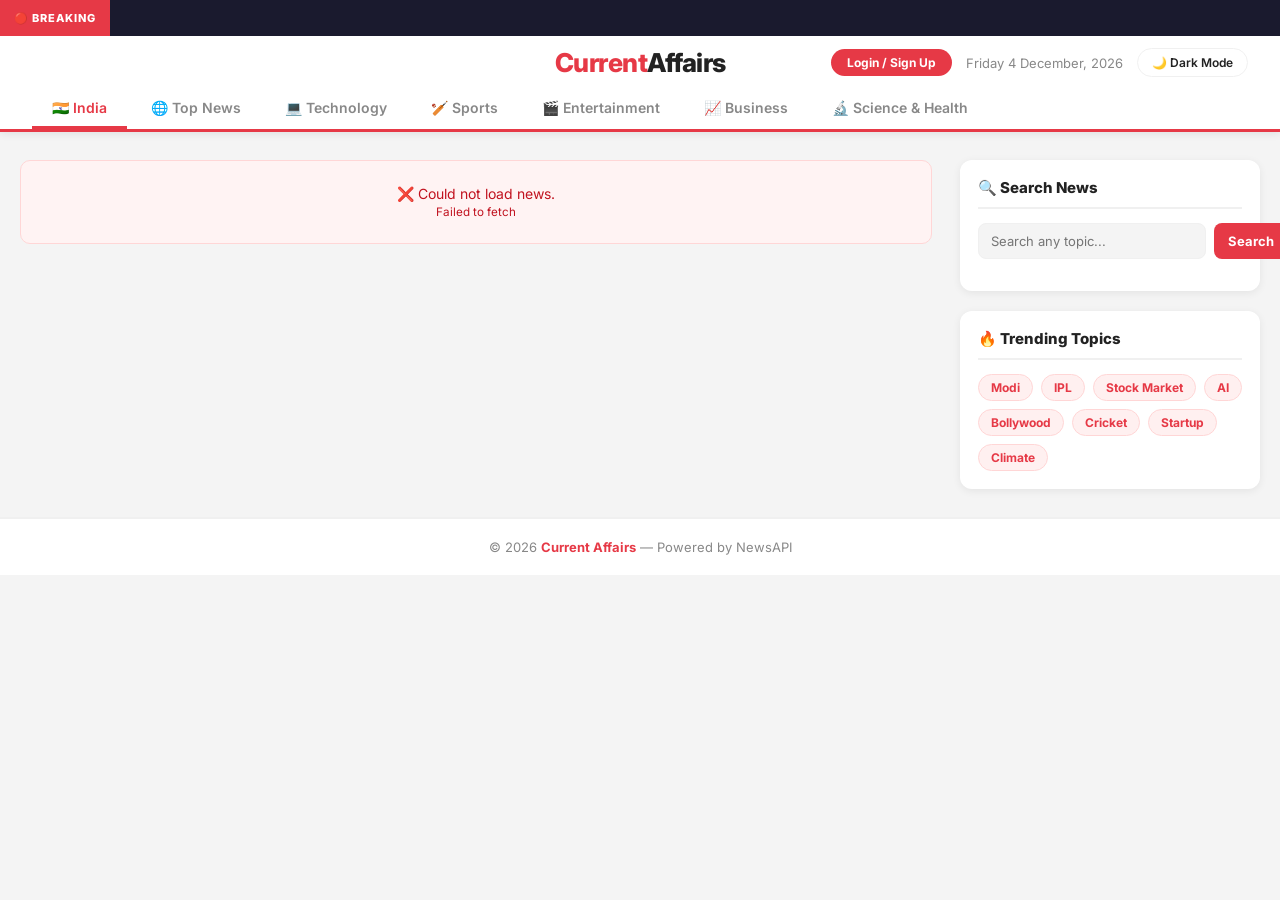
<file: index.html>
<!DOCTYPE html>
<html lang="en" data-theme="light">
<head>
  <meta charset="UTF-8" />
  <meta name="viewport" content="width=device-width, initial-scale=1.0"/>
  <title>Current Affairs</title>
  <link rel="stylesheet" href="index.css" />
</head>
<body>

<!-- BREAKING NEWS TICKER -->
<div class="ticker-wrap">
  <span class="ticker-label">🔴 BREAKING</span>
  <div class="ticker-track">
    <div class="ticker-content" id="tickerContent">Loading headlines...</div>
  </div>
</div>

<header>
  <div class="header-top">
    <div class="logo">Current<span>Affairs</span></div>
    <div class="header-right">
      <div class="date-bar" id="dateBar"></div>
      <button class="dark-toggle" id="darkToggle" onclick="toggleDark()">🌙 Dark Mode</button>
    </div>
  </div>
  <nav id="tabNav"></nav>
</header>

<div class="layout">
  <main id="mainContent">
    <div class="loader-wrap"><div class="spinner"></div><p>Loading news...</p></div>
  </main>

  <aside class="sidebar">
    <div class="sidebar-search-box">
      <h3 class="sidebar-title">🔍 Search News</h3>
      <div class="search-input-wrap">
        <input type="text" id="searchInput" placeholder="Search any topic..." />
        <button id="searchBtn">Search</button>
      </div>
      <div id="searchResults" class="search-results"></div>
    </div>

    <div class="sidebar-trending">
      <h3 class="sidebar-title">🔥 Trending Topics</h3>
      <div class="trending-tags">
        <span class="tag" onclick="doSearch('Modi')">Modi</span>
        <span class="tag" onclick="doSearch('IPL')">IPL</span>
        <span class="tag" onclick="doSearch('Stock Market')">Stock Market</span>
        <span class="tag" onclick="doSearch('AI')">AI</span>
        <span class="tag" onclick="doSearch('Bollywood')">Bollywood</span>
        <span class="tag" onclick="doSearch('Cricket')">Cricket</span>
        <span class="tag" onclick="doSearch('Startup')">Startup</span>
        <span class="tag" onclick="doSearch('Climate')">Climate</span>
      </div>
    </div>
  </aside>
</div>

<footer>
  &copy; 2026 <strong>Current Affairs</strong> — Powered by NewsAPI
</footer>

<script src="index.js"></script>
</body>
</html>
</file>
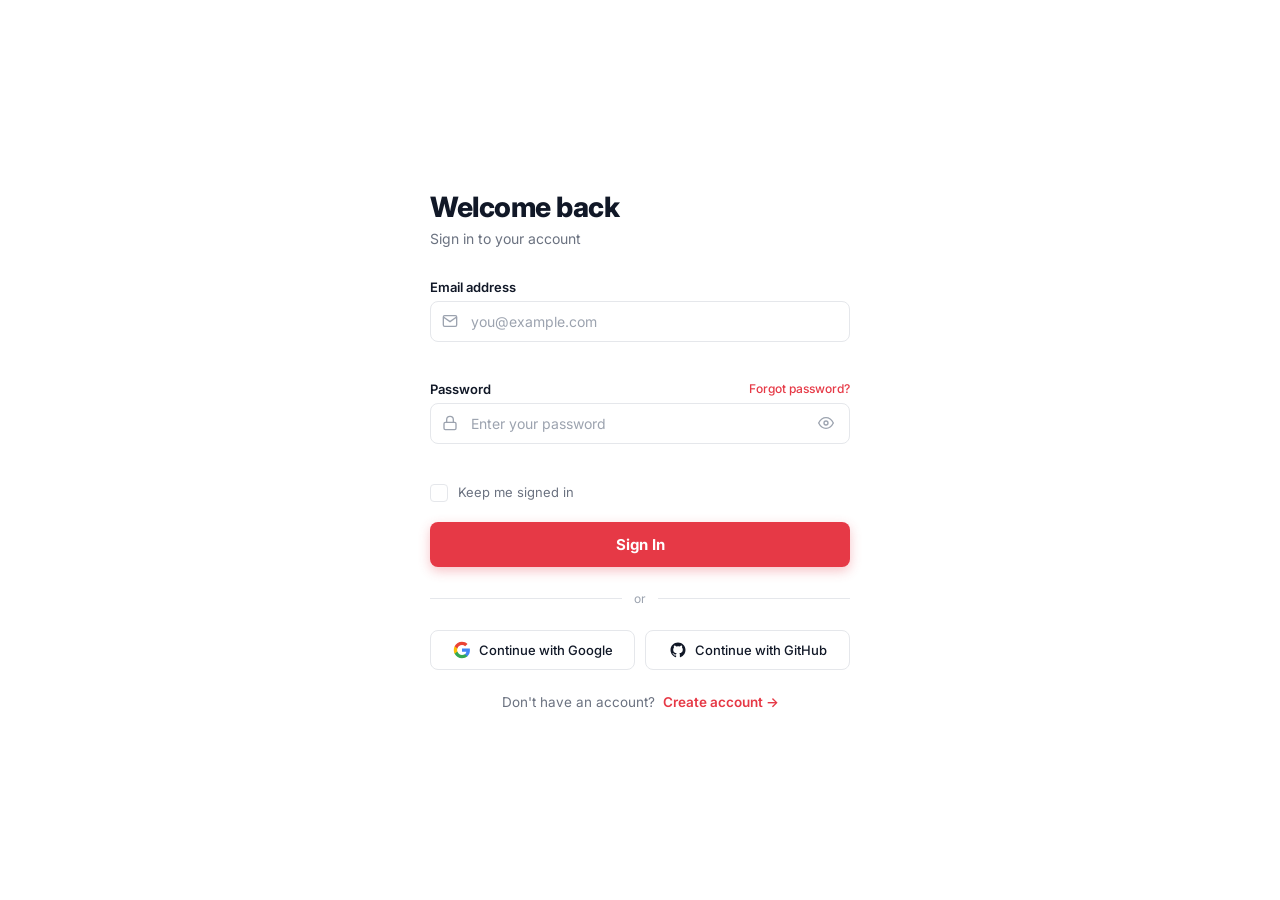
<file: authentication/login.html>
<!DOCTYPE html>
<html lang="en">
<head>
  <meta charset="UTF-8"/>
  <meta name="viewport" content="width=device-width, initial-scale=1.0"/>
  <title>Login — Current Affairs</title>
  <link rel="preconnect" href="https://fonts.googleapis.com"/>
  <link href="https://fonts.googleapis.com/css2?family=Inter:wght@300;400;500;600;700;800&display=swap" rel="stylesheet"/>
  <link rel="stylesheet" href="authentication.css"/>
</head>
<body>

  <div class="split-layout">

    <!-- RIGHT PANEL -->
    <div class="right-panel">
      <div class="form-container">

        <div class="form-header">
          <h2>Welcome back</h2>
          <p>Sign in to your account</p>
        </div>

        <form id="loginForm" novalidate>

          <div class="form-group" id="fg-email">
            <label for="email">Email address</label>
            <div class="input-wrap">
              <svg class="input-icon" viewBox="0 0 24 24" fill="none" stroke="currentColor" stroke-width="2">
                <path d="M4 4h16c1.1 0 2 .9 2 2v12c0 1.1-.9 2-2 2H4c-1.1 0-2-.9-2-2V6c0-1.1.9-2 2-2z"/>
                <polyline points="22,6 12,13 2,6"/>
              </svg>
              <input type="email" id="email" placeholder="you@example.com" autocomplete="email"/>
            </div>
            <span class="field-error" id="err-email"></span>
          </div>

          <div class="form-group" id="fg-password">
            <label for="password">
              Password
              <a href="#" class="forgot-link" id="forgotLink">Forgot password?</a>
            </label>
            <div class="input-wrap">
              <svg class="input-icon" viewBox="0 0 24 24" fill="none" stroke="currentColor" stroke-width="2">
                <rect x="3" y="11" width="18" height="11" rx="2" ry="2"/>
                <path d="M7 11V7a5 5 0 0 1 10 0v4"/>
              </svg>
              <input type="password" id="password" placeholder="Enter your password" autocomplete="current-password"/>
              <button type="button" class="eye-btn" id="togglePw">
                <svg id="eyeIcon" viewBox="0 0 24 24" fill="none" stroke="currentColor" stroke-width="2" width="16" height="16">
                  <path d="M1 12s4-8 11-8 11 8 11 8-4 8-11 8-11-8-11-8z"/>
                  <circle cx="12" cy="12" r="3"/>
                </svg>
              </button>
            </div>
            <span class="field-error" id="err-password"></span>
          </div>

          <div class="remember-row">
            <label class="checkbox-wrap">
              <input type="checkbox" id="remember"/>
              <span class="checkmark"></span>
              Keep me signed in
            </label>
          </div>

          <button type="submit" class="submit-btn" id="submitBtn">
            <span id="btnLabel">Sign In</span>
            <div class="btn-loader" id="btnLoader"></div>
          </button>

          <div class="form-alert" id="formAlert"></div>

        </form>

        <div class="divider"><span>or</span></div>

        <div class="social-btns">
          <button class="social-btn" onclick="socialLogin('Google')">
            <svg width="18" height="18" viewBox="0 0 24 24">
              <path d="M22.56 12.25c0-.78-.07-1.53-.2-2.25H12v4.26h5.92c-.26 1.37-1.04 2.53-2.21 3.31v2.77h3.57c2.08-1.92 3.28-4.74 3.28-8.09z" fill="#4285F4"/>
              <path d="M12 23c2.97 0 5.46-.98 7.28-2.66l-3.57-2.77c-.98.66-2.23 1.06-3.71 1.06-2.86 0-5.29-1.93-6.16-4.53H2.18v2.84C3.99 20.53 7.7 23 12 23z" fill="#34A853"/>
              <path d="M5.84 14.09c-.22-.66-.35-1.36-.35-2.09s.13-1.43.35-2.09V7.07H2.18C1.43 8.55 1 10.22 1 12s.43 3.45 1.18 4.93l3.66-2.84z" fill="#FBBC05"/>
              <path d="M12 5.38c1.62 0 3.06.56 4.21 1.64l3.15-3.15C17.45 2.09 14.97 1 12 1 7.7 1 3.99 3.47 2.18 7.07l3.66 2.84c.87-2.6 3.3-4.53 6.16-4.53z" fill="#EA4335"/>
            </svg>
            Continue with Google
          </button>
          <button class="social-btn" onclick="socialLogin('GitHub')">
            <svg width="18" height="18" viewBox="0 0 24 24" fill="currentColor">
              <path d="M12 2C6.477 2 2 6.484 2 12.017c0 4.425 2.865 8.18 6.839 9.504.5.092.682-.217.682-.483 0-.237-.008-.868-.013-1.703-2.782.605-3.369-1.343-3.369-1.343-.454-1.158-1.11-1.466-1.11-1.466-.908-.62.069-.608.069-.608 1.003.07 1.531 1.032 1.531 1.032.892 1.53 2.341 1.088 2.91.832.092-.647.35-1.088.636-1.338-2.22-.253-4.555-1.113-4.555-4.951 0-1.093.39-1.988 1.029-2.688-.103-.253-.446-1.272.098-2.65 0 0 .84-.27 2.75 1.026A9.564 9.564 0 0112 6.844c.85.004 1.705.115 2.504.337 1.909-1.296 2.747-1.027 2.747-1.027.546 1.379.202 2.398.1 2.651.64.7 1.028 1.595 1.028 2.688 0 3.848-2.339 4.695-4.566 4.943.359.309.678.92.678 1.855 0 1.338-.012 2.419-.012 2.747 0 .268.18.58.688.482A10.019 10.019 0 0022 12.017C22 6.484 17.522 2 12 2z"/>
            </svg>
            Continue with GitHub
          </button>
        </div>

        <p class="switch-link">
          Don't have an account? <a href="signup.html">Create account →</a>
        </p>

      </div>
    </div>

  </div>

  <script src="authentication.js"></script>
</body>
</html>
</file>
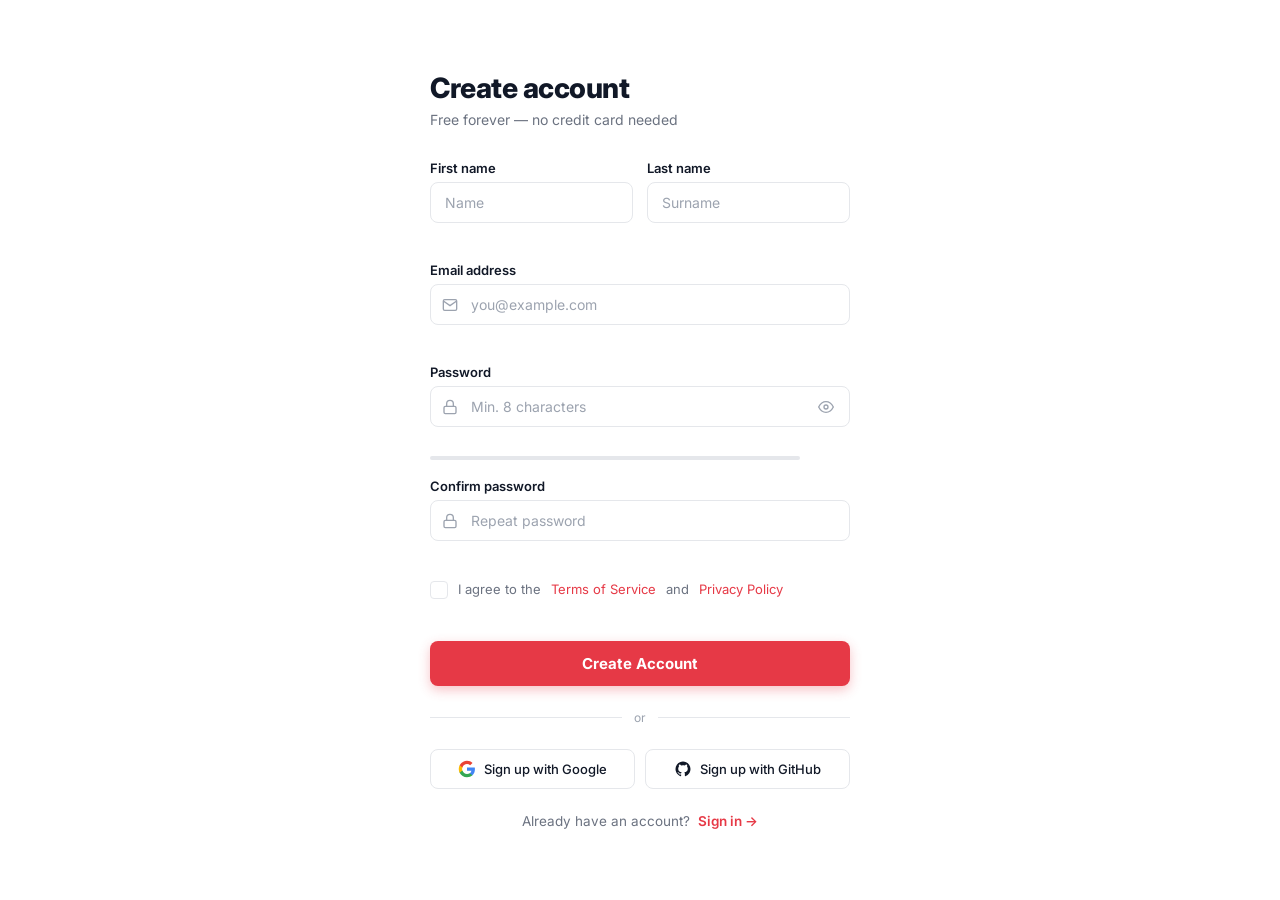
<file: authentication/signup.html>
<!DOCTYPE html>
<html lang="en">
<head>
  <meta charset="UTF-8"/>
  <meta name="viewport" content="width=device-width, initial-scale=1.0"/>
  <title>Sign Up — Current Affairs</title>
  <link rel="preconnect" href="https://fonts.googleapis.com"/>
  <link href="https://fonts.googleapis.com/css2?family=Inter:wght@300;400;500;600;700;800&display=swap" rel="stylesheet"/>
  <link rel="stylesheet" href="authentication.css"/>
</head>
<body>

  <div class="split-layout">

    <!-- RIGHT PANEL -->
    <div class="right-panel">
      <div class="form-container">

        <div class="form-header">
          <h2>Create account</h2>
          <p>Free forever — no credit card needed</p>
        </div>

        <form id="signupForm" novalidate>

          <div class="name-row">
            <div class="form-group" id="fg-firstname">
              <label for="firstname">First name</label>
              <div class="input-wrap">
                <input type="text" id="firstname" placeholder="Name"/>
              </div>
              <span class="field-error" id="err-firstname"></span>
            </div>
            <div class="form-group" id="fg-lastname">
              <label for="lastname">Last name</label>
              <div class="input-wrap">
                <input type="text" id="lastname" placeholder="Surname"/>
              </div>
              <span class="field-error" id="err-lastname"></span>
            </div>
          </div>

          <div class="form-group" id="fg-email">
            <label for="email">Email address</label>
            <div class="input-wrap">
              <svg class="input-icon" viewBox="0 0 24 24" fill="none" stroke="currentColor" stroke-width="2">
                <path d="M4 4h16c1.1 0 2 .9 2 2v12c0 1.1-.9 2-2 2H4c-1.1 0-2-.9-2-2V6c0-1.1.9-2 2-2z"/>
                <polyline points="22,6 12,13 2,6"/>
              </svg>
              <input type="email" id="email" placeholder="you@example.com" autocomplete="email"/>
            </div>
            <span class="field-error" id="err-email"></span>
          </div>

          <div class="form-group" id="fg-password">
            <label for="password">Password</label>
            <div class="input-wrap">
              <svg class="input-icon" viewBox="0 0 24 24" fill="none" stroke="currentColor" stroke-width="2">
                <rect x="3" y="11" width="18" height="11" rx="2" ry="2"/>
                <path d="M7 11V7a5 5 0 0 1 10 0v4"/>
              </svg>
              <input type="password" id="password" placeholder="Min. 8 characters"/>
              <button type="button" class="eye-btn" id="togglePw">
                <svg viewBox="0 0 24 24" fill="none" stroke="currentColor" stroke-width="2" width="16" height="16">
                  <path d="M1 12s4-8 11-8 11 8 11 8-4 8-11 8-11-8-11-8z"/>
                  <circle cx="12" cy="12" r="3"/>
                </svg>
              </button>
            </div>
            <span class="field-error" id="err-password"></span>
            <div class="strength-wrap">
              <div class="strength-bar">
                <div class="strength-fill" id="strengthFill"></div>
              </div>
              <span class="strength-label" id="strengthLabel"></span>
            </div>
          </div>

          <div class="form-group" id="fg-confirm">
            <label for="confirm">Confirm password</label>
            <div class="input-wrap">
              <svg class="input-icon" viewBox="0 0 24 24" fill="none" stroke="currentColor" stroke-width="2">
                <rect x="3" y="11" width="18" height="11" rx="2" ry="2"/>
                <path d="M7 11V7a5 5 0 0 1 10 0v4"/>
              </svg>
              <input type="password" id="confirm" placeholder="Repeat password"/>
            </div>
            <span class="field-error" id="err-confirm"></span>
          </div>

          <label class="checkbox-wrap terms-check">
            <input type="checkbox" id="terms"/>
            <span class="checkmark"></span>
            I agree to the <a href="#">Terms of Service</a> and <a href="#">Privacy Policy</a>
          </label>
          <span class="field-error" id="err-terms"></span>

          <button type="submit" class="submit-btn" id="submitBtn">
            <span id="btnLabel">Create Account</span>
            <div class="btn-loader" id="btnLoader"></div>
          </button>

          <div class="form-alert" id="formAlert"></div>

        </form>

        <div class="divider"><span>or</span></div>

        <div class="social-btns">
          <button class="social-btn" onclick="socialLogin('Google')">
            <svg width="18" height="18" viewBox="0 0 24 24">
              <path d="M22.56 12.25c0-.78-.07-1.53-.2-2.25H12v4.26h5.92c-.26 1.37-1.04 2.53-2.21 3.31v2.77h3.57c2.08-1.92 3.28-4.74 3.28-8.09z" fill="#4285F4"/>
              <path d="M12 23c2.97 0 5.46-.98 7.28-2.66l-3.57-2.77c-.98.66-2.23 1.06-3.71 1.06-2.86 0-5.29-1.93-6.16-4.53H2.18v2.84C3.99 20.53 7.7 23 12 23z" fill="#34A853"/>
              <path d="M5.84 14.09c-.22-.66-.35-1.36-.35-2.09s.13-1.43.35-2.09V7.07H2.18C1.43 8.55 1 10.22 1 12s.43 3.45 1.18 4.93l3.66-2.84z" fill="#FBBC05"/>
              <path d="M12 5.38c1.62 0 3.06.56 4.21 1.64l3.15-3.15C17.45 2.09 14.97 1 12 1 7.7 1 3.99 3.47 2.18 7.07l3.66 2.84c.87-2.6 3.3-4.53 6.16-4.53z" fill="#EA4335"/>
            </svg>
            Sign up with Google
          </button>
          <button class="social-btn" onclick="socialLogin('GitHub')">
            <svg width="18" height="18" viewBox="0 0 24 24" fill="currentColor">
              <path d="M12 2C6.477 2 2 6.484 2 12.017c0 4.425 2.865 8.18 6.839 9.504.5.092.682-.217.682-.483 0-.237-.008-.868-.013-1.703-2.782.605-3.369-1.343-3.369-1.343-.454-1.158-1.11-1.466-1.11-1.466-.908-.62.069-.608.069-.608 1.003.07 1.531 1.032 1.531 1.032.892 1.53 2.341 1.088 2.91.832.092-.647.35-1.088.636-1.338-2.22-.253-4.555-1.113-4.555-4.951 0-1.093.39-1.988 1.029-2.688-.103-.253-.446-1.272.098-2.65 0 0 .84-.27 2.75 1.026A9.564 9.564 0 0112 6.844c.85.004 1.705.115 2.504.337 1.909-1.296 2.747-1.027 2.747-1.027.546 1.379.202 2.398.1 2.651.64.7 1.028 1.595 1.028 2.688 0 3.848-2.339 4.695-4.566 4.943.359.309.678.92.678 1.855 0 1.338-.012 2.419-.012 2.747 0 .268.18.58.688.482A10.019 10.019 0 0022 12.017C22 6.484 17.522 2 12 2z"/>
            </svg>
            Sign up with GitHub
          </button>
        </div>

        <p class="switch-link">
          Already have an account? <a href="login.html">Sign in →</a>
        </p>

      </div>
    </div>

  </div>

  <script src="authentication.js"></script>
</body>
</html>
</file>
<file: index.css>
@import url('https://fonts.googleapis.com/css2?family=Inter:wght@400;500;600;700;800&display=swap');

/* ── CSS VARIABLES (LIGHT & DARK) ── */
:root {
  --bg:         #f4f4f4;
  --surface:    #ffffff;
  --border:     #f0f0f0;
  --text:       #222222;
  --text-muted: #888888;
  --text-soft:  #666666;
  --text-light: #aaaaaa;
  --accent:     #e63946;
  --accent-dark:#c1121f;
  --card-shadow:0 2px 8px rgba(0,0,0,0.07);
  --hero-shadow:0 2px 12px rgba(0,0,0,0.09);
  --tag-bg:     #fff0f0;
  --tag-border: #ffd6d6;
  --search-bg:  #fafafa;
  --ticker-bg:  #1a1a2e;
  --ticker-text:#ffffff;
}

[data-theme="dark"] {
  --bg:         #0f0f0f;
  --surface:    #1a1a1a;
  --border:     #2a2a2a;
  --text:       #f0f0f0;
  --text-muted: #aaaaaa;
  --text-soft:  #cccccc;
  --text-light: #666666;
  --card-shadow:0 2px 8px rgba(0,0,0,0.4);
  --hero-shadow:0 2px 12px rgba(0,0,0,0.5);
  --tag-bg:     #2a1a1a;
  --tag-border: #4a2a2a;
  --search-bg:  #222222;
  --ticker-bg:  #e63946;
  --ticker-text:#ffffff;
}

* { margin: 0; padding: 0; box-sizing: border-box; }

body {
  font-family: 'Inter', 'Segoe UI', sans-serif;
  background: var(--bg);
  color: var(--text);
  transition: background 0.3s, color 0.3s;
}

/* ── BREAKING NEWS TICKER ── */
.ticker-wrap {
  background: var(--ticker-bg);
  color: var(--ticker-text);
  display: flex;
  align-items: center;
  height: 36px;
  overflow: hidden;
  position: sticky;
  top: 0;
  z-index: 200;
}
.ticker-label {
  background: #e63946;
  color: #fff;
  font-size: 11px;
  font-weight: 800;
  letter-spacing: 1px;
  padding: 0 14px;
  height: 100%;
  display: flex;
  align-items: center;
  white-space: nowrap;
  flex-shrink: 0;
}
.ticker-track {
  flex: 1;
  overflow: hidden;
  position: relative;
  height: 100%;
}
.ticker-content {
  display: inline-block;
  white-space: nowrap;
  font-size: 13px;
  font-weight: 500;
  padding-left: 100%;
  animation: ticker-scroll 60s linear infinite;
  line-height: 36px;
}
.ticker-content:hover { animation-play-state: paused; }
@keyframes ticker-scroll {
  0%   { transform: translateX(0); }
  100% { transform: translateX(-100%); }
}

/* ── HEADER ── */
header {
  background: var(--surface);
  border-bottom: 3px solid var(--accent);
  position: sticky;
  top: 36px;
  z-index: 100;
  box-shadow: 0 2px 8px rgba(0,0,0,0.08);
  transition: background 0.3s;
}
.header-top {
  display: flex;
  align-items: center;
  justify-content: space-between;
  padding: 12px 32px;
  position: relative;
}
.logo {
  font-size: 26px;
  font-weight: 800;
  color: var(--accent);
  letter-spacing: -0.5px;
  position: absolute;
  left: 50%;
  transform: translateX(-50%);
}
.logo span { color: var(--text); }

.header-right {
  display: flex;
  align-items: center;
  gap: 14px;
  margin-left: auto;
}
.date-bar {
  font-size: 13px;
  color: var(--text-muted);
}

/* ── DARK TOGGLE ── */
.dark-toggle {
  padding: 6px 14px;
  border: 1.5px solid var(--border);
  border-radius: 20px;
  background: var(--surface);
  color: var(--text);
  font-size: 12px;
  font-weight: 600;
  cursor: pointer;
  transition: all 0.2s;
  font-family: 'Inter', sans-serif;
}
.dark-toggle:hover {
  border-color: var(--accent);
  color: var(--accent);
}

/* ── NAV TABS ── */
nav {
  display: flex;
  gap: 4px;
  padding: 0 32px;
  overflow-x: auto;
  scrollbar-width: none;
  background: var(--surface);
}
nav::-webkit-scrollbar { display: none; }
.tab-btn {
  padding: 10px 20px;
  border: none;
  background: transparent;
  font-size: 14px;
  font-weight: 600;
  color: var(--text-muted);
  cursor: pointer;
  border-bottom: 3px solid transparent;
  white-space: nowrap;
  transition: all 0.2s;
  font-family: 'Inter', sans-serif;
}
.tab-btn:hover { color: var(--accent); }
.tab-btn.active {
  color: var(--accent);
  border-bottom: 3px solid var(--accent);
}

/* ── LAYOUT ── */
.layout {
  max-width: 1300px;
  margin: 28px auto;
  padding: 0 20px;
  display: flex;
  gap: 28px;
  align-items: flex-start;
}
main {
  flex: 1;
  min-width: 0;
}

/* ── HERO CARD ── */
.hero-card {
  display: flex;
  background: var(--surface);
  border-radius: 12px;
  overflow: hidden;
  box-shadow: var(--hero-shadow);
  margin-bottom: 28px;
  cursor: pointer;
  transition: transform 0.2s;
  text-decoration: none;
  color: inherit;
}
.hero-card:hover { transform: translateY(-3px); }
.hero-img {
  width: 55%;
  min-height: 280px;
  object-fit: cover;
  flex-shrink: 0;
}
.hero-img-placeholder {
  width: 55%;
  min-height: 280px;
  background: linear-gradient(135deg, #e63946 0%, #c1121f 100%);
  display: flex;
  align-items: center;
  justify-content: center;
  font-size: 48px;
  flex-shrink: 0;
}
.hero-content {
  padding: 28px;
  display: flex;
  flex-direction: column;
  justify-content: center;
  gap: 12px;
}
.hero-tag {
  display: inline-block;
  background: var(--accent);
  color: #fff;
  font-size: 11px;
  font-weight: 700;
  letter-spacing: 1px;
  text-transform: uppercase;
  padding: 3px 10px;
  border-radius: 4px;
  width: fit-content;
}
.hero-title {
  font-size: 22px;
  font-weight: 800;
  line-height: 1.35;
  color: var(--text);
}
.hero-desc {
  font-size: 14px;
  color: var(--text-soft);
  line-height: 1.6;
  display: -webkit-box;
  -webkit-line-clamp: 3;
  -webkit-box-orient: vertical;
  overflow: hidden;
}
.hero-meta { font-size: 12px; color: var(--text-muted); }
.hero-meta span { color: var(--accent); font-weight: 600; }

/* ── SECTION TITLE ── */
.section-title {
  font-size: 18px;
  font-weight: 800;
  color: var(--text);
  margin-bottom: 16px;
  padding-left: 12px;
  border-left: 4px solid var(--accent);
}

/* ── NEWS GRID ── */
.news-grid {
  display: grid;
  grid-template-columns: repeat(auto-fill, minmax(280px, 1fr));
  gap: 20px;
  margin-bottom: 24px;
}

/* ── NEWS CARD ── */
.news-card {
  background: var(--surface);
  border-radius: 10px;
  overflow: hidden;
  box-shadow: var(--card-shadow);
  cursor: pointer;
  transition: transform 0.2s, box-shadow 0.2s;
  text-decoration: none;
  color: inherit;
  display: flex;
  flex-direction: column;
}
.news-card:hover {
  transform: translateY(-4px);
  box-shadow: 0 6px 20px rgba(0,0,0,0.15);
}
.card-img-wrap {
  width: 100%;
  height: 180px;
  overflow: hidden;
  background: var(--border);
}
.card-img-wrap img {
  width: 100%;
  height: 100%;
  object-fit: cover;
  transition: transform 0.3s;
}
.news-card:hover .card-img-wrap img { transform: scale(1.04); }
.card-img-placeholder {
  width: 100%;
  height: 100%;
  background: linear-gradient(135deg, #e63946 0%, #c1121f 100%);
  display: flex;
  align-items: center;
  justify-content: center;
  font-size: 36px;
}
.card-body {
  padding: 14px 16px 18px;
  display: flex;
  flex-direction: column;
  gap: 8px;
  flex: 1;
}
.card-source {
  font-size: 11px;
  font-weight: 700;
  text-transform: uppercase;
  letter-spacing: 0.8px;
  color: var(--accent);
}
.card-title {
  font-size: 15px;
  font-weight: 700;
  line-height: 1.4;
  color: var(--text);
  display: -webkit-box;
  -webkit-line-clamp: 3;
  -webkit-box-orient: vertical;
  overflow: hidden;
}
.card-desc {
  font-size: 13px;
  color: var(--text-soft);
  line-height: 1.55;
  display: -webkit-box;
  -webkit-line-clamp: 2;
  -webkit-box-orient: vertical;
  overflow: hidden;
}
.card-meta {
  font-size: 11px;
  color: var(--text-light);
  margin-top: auto;
  padding-top: 8px;
  border-top: 1px solid var(--border);
}

/* ── LOAD MORE ── */
.load-more-wrap {
  display: flex;
  justify-content: center;
  margin-bottom: 40px;
}
.load-more-btn {
  padding: 12px 36px;
  background: var(--accent);
  color: #fff;
  border: none;
  border-radius: 25px;
  font-size: 14px;
  font-weight: 700;
  cursor: pointer;
  font-family: 'Inter', sans-serif;
  transition: background 0.2s, transform 0.2s;
  box-shadow: 0 4px 12px rgba(230,57,70,0.3);
}
.load-more-btn:hover {
  background: var(--accent-dark);
  transform: translateY(-2px);
}
.load-more-btn:disabled {
  background: #ccc;
  cursor: not-allowed;
  transform: none;
  box-shadow: none;
}

/* ── SEARCH LABEL ── */
.search-label {
  font-size: 14px;
  color: var(--text-muted);
  margin-bottom: 16px;
}
.search-label span {
  color: var(--accent);
  font-weight: 700;
}

/* ── LOADER ── */
.loader-wrap {
  display: flex;
  flex-direction: column;
  align-items: center;
  justify-content: center;
  padding: 60px 0;
  gap: 16px;
  color: var(--text-muted);
  font-size: 14px;
}
.spinner {
  width: 38px;
  height: 38px;
  border: 4px solid var(--border);
  border-top: 4px solid var(--accent);
  border-radius: 50%;
  animation: spin 0.8s linear infinite;
}
@keyframes spin { to { transform: rotate(360deg); } }

/* ── ERROR ── */
.error-box {
  background: #fff3f3;
  border: 1px solid #ffd6d6;
  border-radius: 10px;
  padding: 24px;
  text-align: center;
  color: #c1121f;
  font-size: 14px;
}

/* ── FOOTER ── */
footer {
  background: var(--surface);
  border-top: 2px solid var(--border);
  text-align: center;
  padding: 20px;
  font-size: 13px;
  color: var(--text-muted);
  margin-top: 20px;
  transition: background 0.3s;
}
footer strong { color: var(--accent); }

/* ── SIDEBAR ── */
.sidebar {
  width: 300px;
  flex-shrink: 0;
  display: flex;
  flex-direction: column;
  gap: 20px;
  position: sticky;
  top: 126px;
}
.sidebar-search-box,
.sidebar-trending {
  background: var(--surface);
  border-radius: 12px;
  padding: 18px;
  box-shadow: var(--card-shadow);
  transition: background 0.3s;
}
.sidebar-title {
  font-size: 15px;
  font-weight: 800;
  color: var(--text);
  margin-bottom: 14px;
  padding-bottom: 10px;
  border-bottom: 2px solid var(--border);
}
.search-input-wrap {
  display: flex;
  gap: 8px;
}
.search-input-wrap input {
  flex: 1;
  padding: 9px 12px;
  border: 1.5px solid var(--border);
  border-radius: 8px;
  font-size: 13px;
  outline: none;
  transition: border 0.2s;
  background: var(--bg);
  color: var(--text);
  font-family: 'Inter', sans-serif;
}
.search-input-wrap input:focus { border-color: var(--accent); }
.search-input-wrap button {
  padding: 9px 14px;
  background: var(--accent);
  color: #fff;
  border: none;
  border-radius: 8px;
  font-size: 13px;
  font-weight: 700;
  cursor: pointer;
  transition: background 0.2s;
  font-family: 'Inter', sans-serif;
}
.search-input-wrap button:hover { background: var(--accent-dark); }

/* ── SEARCH RESULTS ── */
.search-results {
  margin-top: 14px;
  display: flex;
  flex-direction: column;
  gap: 12px;
  max-height: 420px;
  overflow-y: auto;
  scrollbar-width: thin;
}
.search-results::-webkit-scrollbar { width: 4px; }
.search-results::-webkit-scrollbar-thumb { background: var(--accent); border-radius: 4px; }
.search-card {
  display: flex;
  flex-direction: column;
  gap: 4px;
  padding: 10px;
  border-radius: 8px;
  background: var(--search-bg);
  border: 1px solid var(--border);
  text-decoration: none;
  color: inherit;
  transition: background 0.2s;
}
.search-card:hover { background: var(--tag-bg); }
.search-card-title {
  font-size: 13px;
  font-weight: 700;
  color: var(--text);
  line-height: 1.4;
  display: -webkit-box;
  -webkit-line-clamp: 2;
  -webkit-box-orient: vertical;
  overflow: hidden;
}
.search-card-meta {
  font-size: 11px;
  color: var(--accent);
  font-weight: 600;
}
.search-loader {
  text-align: center;
  font-size: 13px;
  color: var(--text-muted);
  padding: 10px 0;
}

/* ── TRENDING TAGS ── */
.trending-tags { display: flex; flex-wrap: wrap; gap: 8px; }
.tag {
  padding: 5px 12px;
  background: var(--tag-bg);
  color: var(--accent);
  border-radius: 20px;
  font-size: 12px;
  font-weight: 700;
  cursor: pointer;
  border: 1px solid var(--tag-border);
  transition: all 0.2s;
  font-family: 'Inter', sans-serif;
}
.tag:hover { background: var(--accent); color: #fff; }

/* ── RESPONSIVE ── */
@media (max-width: 900px) {
  .layout { flex-direction: column; }
  .sidebar { width: 100%; position: static; }
  .header-top { padding: 12px 16px; }
  nav { padding: 0 8px; }
}
@media (max-width: 700px) {
  .hero-card { flex-direction: column; }
  .hero-img, .hero-img-placeholder { width: 100%; min-height: 200px; }
  .hero-content { padding: 18px; }
  .hero-title { font-size: 18px; }
  .news-grid { grid-template-columns: 1fr; }
  .logo { font-size: 20px; }
}

/* ── HERO SLIDER ── */
.hero-slider {
  position: relative;
  margin-bottom: 28px;
  border-radius: 12px;
  overflow: hidden;
  box-shadow: var(--hero-shadow);
  background: var(--surface);
}

.hero-slides-wrap {
  position: relative;
  height: 300px;
}

.hero-slide {
  position: absolute;
  inset: 0;
  display: flex;
  text-decoration: none;
  color: inherit;
  opacity: 0;
  transform: translateX(60px);
  transition: opacity 0.6s ease, transform 0.6s ease;
  pointer-events: none;
}
.hero-slide.active {
  opacity: 1;
  transform: translateX(0);
  pointer-events: auto;
  z-index: 2;
}
.hero-slide.prev {
  opacity: 0;
  transform: translateX(-60px);
  z-index: 1;
}

.hero-slide .hero-img {
  width: 55%;
  height: 300px;
  object-fit: cover;
  flex-shrink: 0;
}
.hero-slide .hero-img-placeholder {
  width: 55%;
  height: 300px;
  background: linear-gradient(135deg, #e63946 0%, #c1121f 100%);
  display: flex;
  align-items: center;
  justify-content: center;
  font-size: 48px;
  flex-shrink: 0;
}
.hero-slide .hero-content {
  padding: 28px;
  display: flex;
  flex-direction: column;
  justify-content: center;
  gap: 12px;
  flex: 1;
}
.hero-slide:hover .hero-title { color: var(--accent); }

/* ── ARROWS ── */
.hero-arrow {
  position: absolute;
  top: 50%;
  transform: translateY(-50%);
  background: rgba(255,255,255,0.92);
  border: none;
  border-radius: 50%;
  width: 38px;
  height: 38px;
  font-size: 18px;
  cursor: pointer;
  z-index: 10;
  box-shadow: 0 2px 8px rgba(0,0,0,0.15);
  transition: background 0.2s, transform 0.2s;
  display: flex;
  align-items: center;
  justify-content: center;
  color: #222;
}
.hero-arrow:hover {
  background: var(--accent);
  color: #fff;
  transform: translateY(-50%) scale(1.1);
}
.hero-arrow.left  { left: 12px; }
.hero-arrow.right { right: 12px; }

[data-theme="dark"] .hero-arrow {
  background: rgba(40,40,40,0.92);
  color: #fff;
}

/* ── DOTS ── */
.hero-dots {
  position: absolute;
  bottom: 12px;
  left: 50%;
  transform: translateX(-50%);
  display: flex;
  gap: 8px;
  z-index: 10;
}
.hero-dot {
  width: 10px;
  height: 10px;
  border-radius: 50%;
  border: 2px solid #fff;
  background: rgba(255,255,255,0.4);
  cursor: pointer;
  transition: all 0.3s;
  padding: 0;
}
.hero-dot.active {
  background: var(--accent);
  border-color: var(--accent);
  transform: scale(1.3);
}
.hero-dot:hover {
  background: #fff;
}

.user-badge {
  display: flex;
  align-items: center;
  gap: 10px;
}
.user-name {
  font-size: 13px;
  font-weight: 600;
  color: var(--text);
}
.logout-btn {
  padding: 5px 14px;
  background: transparent;
  border: 1.5px solid var(--accent);
  border-radius: 20px;
  color: var(--accent);
  font-size: 12px;
  font-weight: 600;
  cursor: pointer;
  font-family: 'Inter', sans-serif;
  transition: all 0.2s;
}
.logout-btn:hover {
  background: var(--accent);
  color: #fff;
}
.login-link {
  padding: 6px 16px;
  background: var(--accent);
  color: #fff;
  border-radius: 20px;
  font-size: 12px;
  font-weight: 700;
  text-decoration: none;
  transition: background 0.2s;
  white-space: nowrap;
}
.login-link:hover { background: var(--accent-dark); }
</file>
<file: authentication/authentication.css>
@import url('https://fonts.googleapis.com/css2?family=Inter:wght@300;400;500;600;700;800&display=swap');

*, *::before, *::after { box-sizing: border-box; margin: 0; padding: 0; }

:root {
  --red:        #e63946;
  --red-dark:   #c1121f;
  --text:       #111827;
  --text-soft:  #6b7280;
  --text-light: #9ca3af;
  --border:     #e5e7eb;
  --bg:         #f9fafb;
  --white:      #ffffff;
  --success:    #10b981;
  --error:      #ef4444;
  --shadow:     0 1px 3px rgba(0,0,0,0.1), 0 1px 2px rgba(0,0,0,0.06);
  --shadow-md:  0 4px 6px rgba(0,0,0,0.07), 0 2px 4px rgba(0,0,0,0.06);
  --shadow-lg:  0 10px 15px rgba(0,0,0,0.1), 0 4px 6px rgba(0,0,0,0.05);
}

body {
  font-family: 'Inter', sans-serif;
  background: var(--bg);
  color: var(--text);
  min-height: 100vh;
}

/* ── SPLIT LAYOUT ── */
.split-layout {
  display: flex;
  min-height: 100vh;
}

/* ── LEFT PANEL ── */
.left-panel {
  width: 45%;
  background: linear-gradient(145deg, #111827 0%, #1f2937 50%, #111827 100%);
  position: relative;
  overflow: hidden;
  display: flex;
  align-items: center;
  justify-content: center;
  padding: 60px 50px;
}

.left-panel::before {
  content: '';
  position: absolute;
  inset: 0;
  background:
    radial-gradient(circle at 20% 20%, rgba(230,57,70,0.15) 0%, transparent 50%),
    radial-gradient(circle at 80% 80%, rgba(230,57,70,0.1) 0%, transparent 50%);
}

/* decorative lines */
.left-panel::after {
  content: '';
  position: absolute;
  inset: 0;
  background-image:
    linear-gradient(rgba(255,255,255,0.02) 1px, transparent 1px),
    linear-gradient(90deg, rgba(255,255,255,0.02) 1px, transparent 1px);
  background-size: 40px 40px;
}

.left-content {
  position: relative;
  z-index: 2;
  display: flex;
  flex-direction: column;
  gap: 40px;
}

/* ── BRAND ── */
.brand {
  display: flex;
  align-items: center;
  gap: 10px;
  text-decoration: none;
  font-size: 22px;
  font-weight: 800;
  color: #fff;
  letter-spacing: -0.5px;
}
.brand span { color: var(--red); }
.brand-dot {
  width: 10px;
  height: 10px;
  background: var(--red);
  border-radius: 50%;
  box-shadow: 0 0 12px rgba(230,57,70,0.8);
  animation: pulse 2s infinite;
}
@keyframes pulse {
  0%, 100% { transform: scale(1); opacity: 1; }
  50%       { transform: scale(1.3); opacity: 0.7; }
}

/* ── LEFT TEXT ── */
.left-text h1 {
  font-size: 38px;
  font-weight: 800;
  line-height: 1.2;
  color: #fff;
  letter-spacing: -1px;
}
.left-text p {
  font-size: 15px;
  color: rgba(255,255,255,0.55);
  line-height: 1.7;
  margin-top: 14px;
  font-weight: 300;
}

/* ── NEWS PREVIEW CARDS ── */
.news-preview {
  display: flex;
  flex-direction: column;
  gap: 10px;
}
.preview-card {
  display: flex;
  align-items: center;
  gap: 12px;
  background: rgba(255,255,255,0.05);
  border: 1px solid rgba(255,255,255,0.08);
  border-radius: 10px;
  padding: 12px 16px;
  font-size: 13px;
  color: rgba(255,255,255,0.7);
  backdrop-filter: blur(10px);
  transition: background 0.2s;
}
.preview-card:hover { background: rgba(255,255,255,0.08); }
.preview-dot {
  width: 8px; height: 8px;
  border-radius: 50%;
  flex-shrink: 0;
  animation: pulse 2s infinite;
}
.preview-dot.red   { background: #e63946; box-shadow: 0 0 6px rgba(230,57,70,0.8); }
.preview-dot.blue  { background: #3b82f6; box-shadow: 0 0 6px rgba(59,130,246,0.8); }
.preview-dot.green { background: #10b981; box-shadow: 0 0 6px rgba(16,185,129,0.8); }

/* ── STATS ROW ── */
.stats-row {
  display: flex;
  gap: 32px;
}
.stat {
  display: flex;
  flex-direction: column;
  gap: 4px;
}
.stat-num {
  font-size: 28px;
  font-weight: 800;
  color: var(--red);
}
.stat-label {
  font-size: 12px;
  color: rgba(255,255,255,0.45);
  text-transform: uppercase;
  letter-spacing: 1px;
}

/* ── RIGHT PANEL ── */
.right-panel {
  flex: 1;
  display: flex;
  align-items: center;
  justify-content: center;
  padding: 60px 40px;
  background: var(--white);
  overflow-y: auto;
}

.form-container {
  width: 100%;
  max-width: 420px;
}

/* ── FORM HEADER ── */
.form-header {
  margin-bottom: 32px;
}
.form-header h2 {
  font-size: 28px;
  font-weight: 800;
  color: var(--text);
  letter-spacing: -0.5px;
  margin-bottom: 6px;
}
.form-header p {
  font-size: 14px;
  color: var(--text-soft);
}

/* ── FORM GROUPS ── */
.form-group {
  margin-bottom: 18px;
}
.form-group label {
  display: flex;
  align-items: center;
  justify-content: space-between;
  font-size: 13px;
  font-weight: 600;
  color: var(--text);
  margin-bottom: 6px;
}
.forgot-link {
  font-size: 12px;
  color: var(--red);
  text-decoration: none;
  font-weight: 500;
}
.forgot-link:hover { text-decoration: underline; }

/* ── INPUT WRAP ── */
.input-wrap {
  position: relative;
  display: flex;
  align-items: center;
}
.input-icon {
  position: absolute;
  left: 12px;
  width: 16px;
  height: 16px;
  color: var(--text-light);
  pointer-events: none;
  flex-shrink: 0;
}
.input-wrap input {
  width: 100%;
  padding: 11px 14px 11px 40px;
  border: 1.5px solid var(--border);
  border-radius: 8px;
  font-size: 14px;
  font-family: 'Inter', sans-serif;
  color: var(--text);
  background: var(--white);
  outline: none;
  transition: border 0.2s, box-shadow 0.2s;
}
.input-wrap input::placeholder { color: var(--text-light); }
.input-wrap input:focus {
  border-color: var(--red);
  box-shadow: 0 0 0 3px rgba(230,57,70,0.1);
}
.form-group.has-error .input-wrap input {
  border-color: var(--error);
  box-shadow: 0 0 0 3px rgba(239,68,68,0.1);
}
.form-group.is-valid .input-wrap input {
  border-color: var(--success);
}

/* No icon inputs (name fields) */
.name-row .input-wrap input {
  padding-left: 14px;
}

.eye-btn {
  position: absolute;
  right: 12px;
  background: none;
  border: none;
  cursor: pointer;
  color: var(--text-light);
  padding: 4px;
  display: flex;
  align-items: center;
  transition: color 0.2s;
}
.eye-btn:hover { color: var(--text); }

/* ── FIELD ERROR ── */
.field-error {
  display: block;
  font-size: 11.5px;
  color: var(--error);
  margin-top: 5px;
  min-height: 16px;
}

/* ── NAME ROW ── */
.name-row {
  display: grid;
  grid-template-columns: 1fr 1fr;
  gap: 14px;
}

/* ── PASSWORD STRENGTH ── */
.strength-wrap {
  display: flex;
  align-items: center;
  gap: 10px;
  margin-top: 8px;
}
.strength-bar {
  flex: 1;
  height: 4px;
  background: var(--border);
  border-radius: 4px;
  overflow: hidden;
}
.strength-fill {
  height: 100%;
  width: 0%;
  border-radius: 4px;
  transition: width 0.3s, background 0.3s;
}
.strength-label {
  font-size: 11px;
  font-weight: 600;
  min-width: 40px;
  color: var(--text-soft);
}

/* ── CHECKBOX ── */
.checkbox-wrap {
  display: flex;
  align-items: flex-start;
  gap: 10px;
  cursor: pointer;
  font-size: 13px;
  color: var(--text-soft);
  line-height: 1.5;
  margin-bottom: 6px;
}
.checkbox-wrap input[type="checkbox"] { display: none; }
.checkmark {
  width: 18px;
  height: 18px;
  border: 1.5px solid var(--border);
  border-radius: 4px;
  flex-shrink: 0;
  margin-top: 1px;
  display: flex;
  align-items: center;
  justify-content: center;
  transition: all 0.2s;
  background: var(--white);
}
.checkbox-wrap input:checked + .checkmark {
  background: var(--red);
  border-color: var(--red);
}
.checkbox-wrap input:checked + .checkmark::after {
  content: '✓';
  color: white;
  font-size: 11px;
  font-weight: 700;
}
.checkbox-wrap a { color: var(--red); text-decoration: none; }
.checkbox-wrap a:hover { text-decoration: underline; }

.remember-row { margin-bottom: 20px; }
.terms-check  { margin-bottom: 4px; }

/* ── SUBMIT BUTTON ── */
.submit-btn {
  width: 100%;
  padding: 13px;
  background: var(--red);
  color: #fff;
  border: none;
  border-radius: 8px;
  font-size: 15px;
  font-weight: 700;
  font-family: 'Inter', sans-serif;
  cursor: pointer;
  margin-top: 20px;
  display: flex;
  align-items: center;
  justify-content: center;
  gap: 10px;
  transition: background 0.2s, transform 0.2s, box-shadow 0.2s;
  box-shadow: 0 4px 12px rgba(230,57,70,0.3);
}
.submit-btn:hover {
  background: var(--red-dark);
  transform: translateY(-1px);
  box-shadow: 0 6px 16px rgba(230,57,70,0.4);
}
.submit-btn:active  { transform: translateY(0); }
.submit-btn:disabled { opacity: 0.7; cursor: not-allowed; transform: none; }

.btn-loader {
  display: none;
  width: 18px; height: 18px;
  border: 2px solid rgba(255,255,255,0.3);
  border-top-color: #fff;
  border-radius: 50%;
  animation: spin 0.7s linear infinite;
}
.submit-btn.loading .btn-loader { display: block; }
.submit-btn.loading #btnLabel   { opacity: 0.7; }
@keyframes spin { to { transform: rotate(360deg); } }

/* ── FORM ALERT ── */
.form-alert {
  margin-top: 14px;
  padding: 11px 14px;
  border-radius: 8px;
  font-size: 13px;
  font-weight: 500;
  display: none;
}
.form-alert.error {
  display: block;
  background: #fef2f2;
  border: 1px solid #fecaca;
  color: #dc2626;
}
.form-alert.success {
  display: block;
  background: #f0fdf4;
  border: 1px solid #bbf7d0;
  color: #16a34a;
}

/* ── DIVIDER ── */
.divider {
  display: flex;
  align-items: center;
  gap: 12px;
  margin: 24px 0;
  color: var(--text-light);
  font-size: 12px;
}
.divider::before, .divider::after {
  content: '';
  flex: 1;
  height: 1px;
  background: var(--border);
}

/* ── SOCIAL BUTTONS ── */
.social-btns {
  display: grid;
  grid-template-columns: 1fr 1fr;
  gap: 10px;
  margin-bottom: 24px;
}
.social-btn {
  display: flex;
  align-items: center;
  justify-content: center;
  gap: 8px;
  padding: 10px 14px;
  border: 1.5px solid var(--border);
  border-radius: 8px;
  background: var(--white);
  color: var(--text);
  font-size: 13px;
  font-weight: 500;
  font-family: 'Inter', sans-serif;
  cursor: pointer;
  transition: all 0.2s;
}
.social-btn:hover {
  border-color: #d1d5db;
  background: var(--bg);
  transform: translateY(-1px);
  box-shadow: var(--shadow);
}

/* ── SWITCH LINK ── */
.switch-link {
  text-align: center;
  font-size: 13.5px;
  color: var(--text-soft);
}
.switch-link a {
  color: var(--red);
  font-weight: 600;
  text-decoration: none;
  margin-left: 4px;
}
.switch-link a:hover { text-decoration: underline; }

/* ── RESPONSIVE ── */
@media (max-width: 768px) {
  .split-layout  { flex-direction: column; }
  .left-panel    { width: 100%; min-height: 220px; padding: 40px 24px; }
  .left-text h1  { font-size: 26px; }
  .right-panel   { padding: 40px 24px; }
  .news-preview  { display: none; }
  .stats-row     { gap: 20px; }
}
@media (max-width: 400px) {
  .name-row      { grid-template-columns: 1fr; }
  .social-btns   { grid-template-columns: 1fr; }
}
</file>
